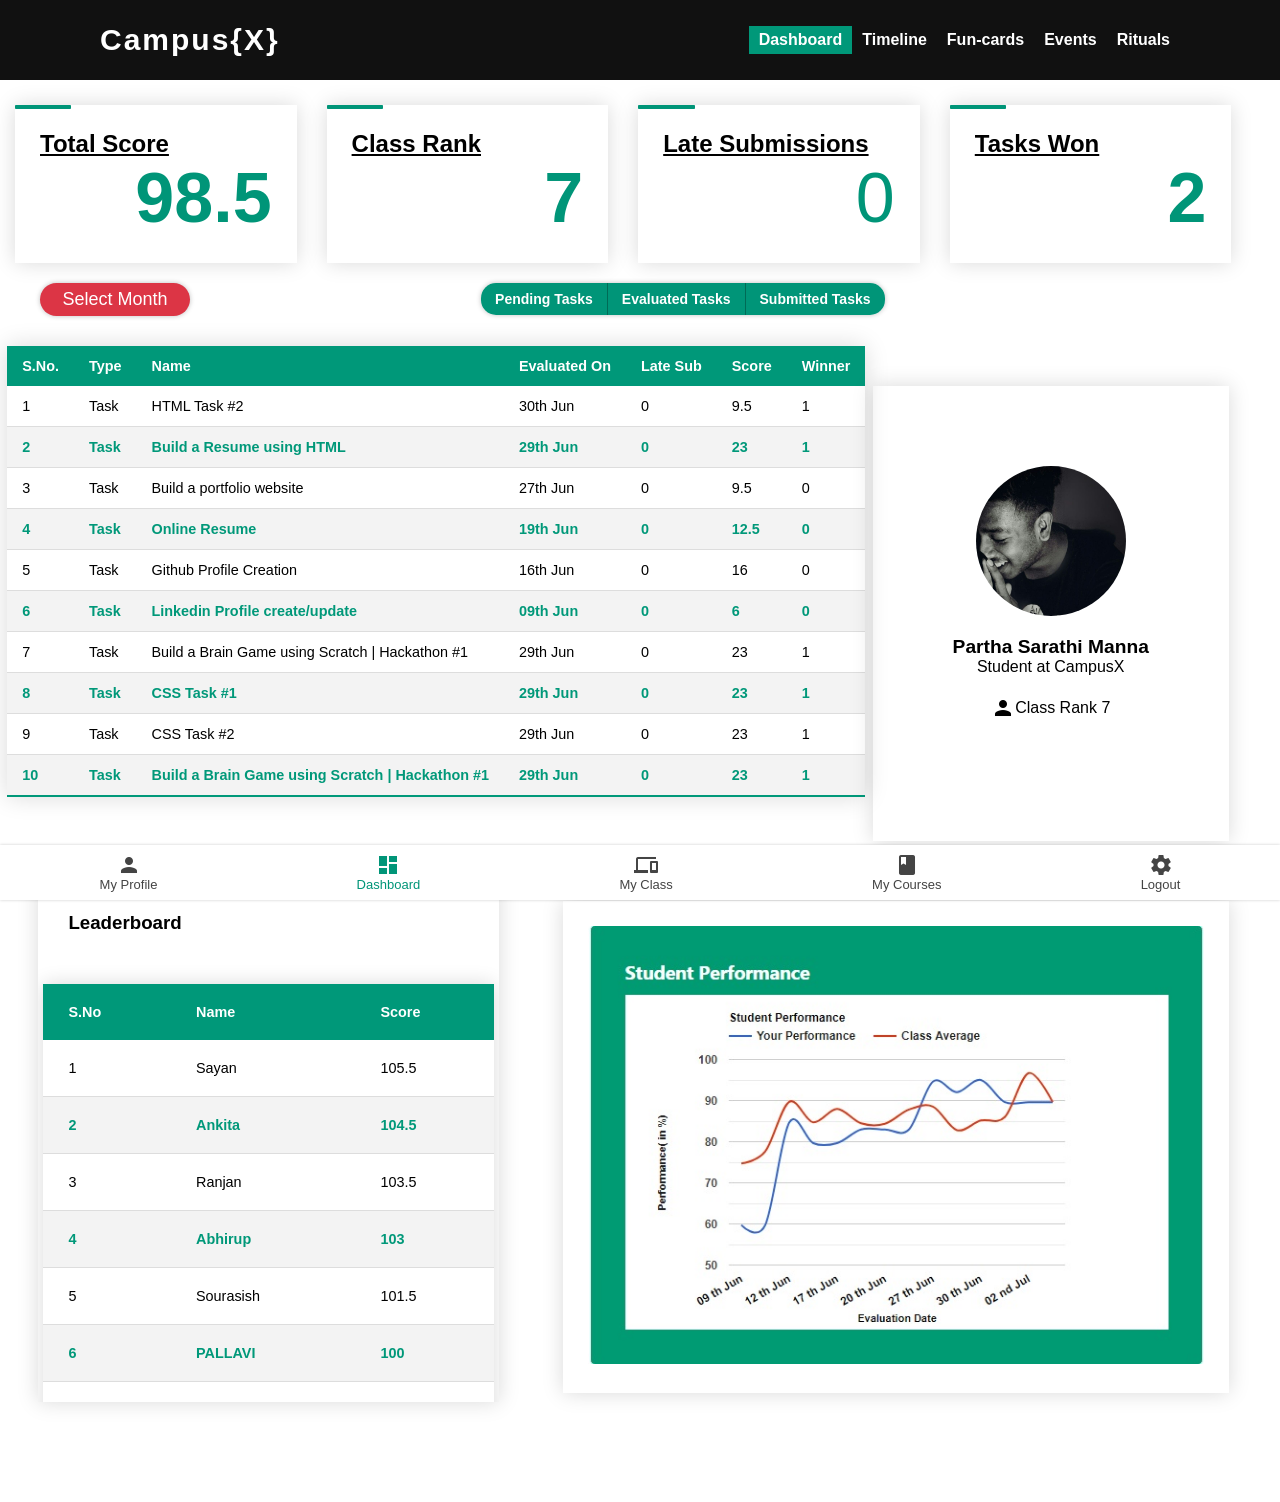
<file: index.html>
<!DOCTYPE html>
<html>
<head>

  <title>CampusX</title>
  
  <meta charset="utf-8">
  <meta name="description" content="Dashboard">
  <meta name="keywords" content="CampusX Dashboard">
  <meta name="author" content="Partha Sarathi Manna">
  <meta name="viewport" content="width=device-width,initial-scale=1.0">
</head>

  
  <link rel="stylesheet" type="text/css" href="style.css">
  <link rel="stylesheet" type="text/css" href="https://cdnjs.cloudflare.com/ajax/libs/font-awesome/5.13.1/css/all.min.css">
  <link href="https://fonts.googleapis.com/icon?family=Material+Icons"rel="stylesheet">
  <link href="https://fonts.googleapis.com/css2?family=Nunito&display=swap" rel="stylesheet">
<body>



<!--navigation bar-->
  <header id="header">
    <a href="#"class="logo">Campus{X}</a>
    
    <b><ul>
        <li><a href="#" class="active">Dashboard</a></li>
        <li><a href="#">Timeline</a></li>
        <li><a href="#">Fun-cards</a></li>
        <li><a href="#">Events</a></li>
        <li><a href="#">Rituals</a></li>
    </ul></b>   
  </header>
<!--end navigation bar-->


  <br><br><br><br><br>



<!--loading box-->

<div class="myDiv loading">
    <u><h2>Total Score</h2></u>
    <b><p>98.5</p></b>
  </div>

  <div class="myDiv loading">
    <u><h2>Class Rank</h2></u>
    <b><p>7</p></b>
  </div>

  <div class="myDiv loading">
    <u><h2>Late Submissions </h2></u>
    <b></b><p>0</p></b>
  </div>

  <div class="myDiv loading">
    <u><h2>Tasks Won</h2></u>
    <b><p>2</p></b>
  </div>
<!--end loading box-->


<br><br><br><br>


<!--Months-->
        <button class="button" style="vertical-align:middle">
          <span>Select Month</span>
        </button>
<!--End Months-->


<!--task option-->

<b>
<div class="radio">
  <input class="radio_input" type="radio" value="option1" name="myRadio" id="myRadio1">
  <label class="radio_label" for="myRadio1">Pending Tasks</label>
  <input class="radio_input" type="radio" value="option2" name="myRadio" id="myRadio2">
  <label class="radio_label" for="myRadio2">Evaluated Tasks</label>
  <input class="radio_input" type="radio" value="option3" name="myRadio" id="myRadio3">
  <label class="radio_label" for="myRadio3">Submitted Tasks</label>
  
</div>
</b>
<!-- end task option-->



<!-- Rank box-->
<div class="profile">
  <img src="me2.jpg" alt="Profile Image" class="profile_image">
  <div class="profile_name">Partha Sarathi Manna</div>
  <div class="profile_title">Student at CampusX</div>
  <div class="profile_detail">
  <i class="material-icons">person</i> Class Rank 7 </div>
</div>
<!-- Rank box-->



<!--Evaluated box-->

<center>

  <table class="content-table">
  <thead>
    <tr>
      <th>S.No.</th>
      <th>Type</th>
      <th>Name</th>
      <th>Evaluated On</th>
      <th>Late Sub</th>
      <th>Score</th>
      <th>Winner</th>
    </tr>
  </thead>
  <tbody>
    <tr>
      <td>1</td>
      <td>Task</td>
      <td>HTML Task #2</td>
      <td>30th Jun</td>
      <td>0</td>
      <td>9.5</td>
      <td>1</td>
    </tr>
    <tr class="active-row">
      <td>2</td>
      <td>Task</td>
      <td>Build a Resume using HTML</td>
      <td>29th Jun</td>
      <td>0</td>
      <td>23</td>
      <td>1</td>
    </tr>
    <tr>
     <td>3</td>
      <td>Task</td>
      <td>Build a portfolio website</td>
      <td>27th Jun</td>
      <td>0</td>
      <td>9.5</td>
      <td>0</td>
    </tr>
    <tr class="active-row">
      <td>4</td>
      <td>Task</td>
      <td>Online Resume</td>
      <td>19th Jun</td>
      <td>0</td>
      <td>12.5</td>
      <td>0</td>
    </tr>
    <tr>
     <td>5</td>
      <td>Task</td>
      <td>Github Profile Creation</td>
      <td>16th Jun</td>
      <td>0</td>
      <td>16</td>
      <td>0</td>
    </tr>
    <tr class="active-row">
      <td>6</td>
      <td>Task</td>
      <td>Linkedin Profile create/update</td>
      <td>09th Jun</td>
      <td>0</td>
      <td>6</td>
      <td>0</td>
    </tr>
    <tr>
     <td>7</td>
      <td>Task</td>
      <td>Build a Brain Game using Scratch | Hackathon #1</td>
      <td>29th Jun</td>
      <td>0</td>
      <td>23</td>
      <td>1</td>
    </tr>
    <tr class="active-row">
      <td>8</td>
      <td>Task</td>
      <td>CSS Task #1</td>
      <td>29th Jun</td>
      <td>0</td>
      <td>23</td>
      <td>1</td>
    </tr>
    <tr>
     <td>9</td>
      <td>Task</td>
      <td>CSS Task #2</td>
      <td>29th Jun</td>
      <td>0</td>
      <td>23</td>
      <td>1</td>
    </tr>
    <tr class="active-row">
      <td>10</td>
      <td>Task</td>
      <td>Build a Brain Game using Scratch | Hackathon #1</td>
      <td>29th Jun</td>
      <td>0</td>
      <td>23</td>
      <td>1</td>
    </tr>
  </tbody>
</table>
</center>
<!--end evaluated box-->









<!--Leaderboard -->
<div class="leaderboard">
  <div id="hfhfhf">
  <h3><b>Leaderboard</b></h3>
</div>
<table class="content-table2">
  <thead>
    <tr>
      <th>S.No</th>
      <th>Name</th>
      <th>Score</th>
    </tr>
  </thead>
  <tbody>
    <tr>
      <td>1</td>
      <td>Sayan</td>
      <td>105.5</td>
    </tr>
    <tr class="active-row">
      <td>2</td>
      <td>Ankita</td>
      <td>104.5</td>
     
    </tr>
    <tr>
      <td>3</td>
      <td>Ranjan</td>
      <td>103.5</td>
    </tr>
      <tr class="active-row">
      <td>4</td>
      <td>Abhirup</td>
      <td>103</td>
     
    </tr>
    <tr>
      <td>5</td>
      <td>Sourasish</td>
      <td>101.5</td>
    </tr>

      <tr class="active-row">
      <td>6</td>
      <td>PALLAVI</td>
      <td>100</td>
     
    </tr>
    <tr>
      <td>7</td>
      <td>Partha</td>
      <td>98.5</td>
    </tr>


      <tr class="active-row">
      <td>8</td>
      <td>Sebabrata</td>
      <td>97.5</td>
     
    </tr>
    <tr>
      <td>9</td>
      <td>Prithwish</td>
      <td>97.5</td>
    </tr>
     
       <tr class="active-row">
      <td>10</td>
      <td>Sagnik</td>
      <td>97</td>
    </tr>
  </tbody>
</table>
</div></div>

<!--End Leaderboard -->


<!--Student Performance-->

<center>

    <div class="StudentPerformance">
            <img src="4.jpg" alt="" style="width: 100%;">
        </div>
</center>
<!--End Student Performance-->



<!-- nav bar-->
<nav class="nav">
  <a href="#" class="nav__link"> 
    <i class="material-icons nav__icon">person</i>
    <span class="nav__text">My Profile</span>
  </a>
  <a href="#" class="nav__link nav__link--active">
    <i class="material-icons nav__icon">dashboard</i>
    <span class="nav__text">Dashboard</span>
  </a>
  <a href="#" class="nav__link">
    <i class="material-icons nav__icon">devices</i>
    <span class="nav__text">My Class</span>
  </a>
  <a href="#" class="nav__link">
    <i class="material-icons nav__icon">book</i>
    <span class="nav__text">My Courses</span>
  </a>
  <a href="#" class="nav__link">
    <i class="material-icons nav__icon">settings</i>
    <span class="nav__text">Logout</span>
  </a>
</nav>
<!--end-->



</body>
</html>
</file>
<file: style.css>
* 
{
	margin: 0;
	padding: 0;
	box-sizing: border-box;
	scroll-behavior: smooth;
	font-family:'Poppins', sans-serif;
}
/*navigation bar */

header
{
	position: fixed;
	width: 100%;
	height: 80px;
	padding: 0 100px;
	display: flex;
	justify-content: space-between;
	align-items: center;
	background: #111;
	z-index: 1000;
}
header .logo
{
	color: #fff;
	font-size: 30px ;
	text-decoration: none; 
	letter-spacing: 2px;
	font-weight: 700;
}
header ul
{
	position: relative;
	display: flex;
}

header ul li
{
	position: relative;
	list-style: none;
}
header ul li a 
{
	position: relative;
	padding: 5px 10px;
	color: #fff;
	display: inline-block;
	text-decoration: none;
	cursor: pointer;
}
header ul li a.active,
header ul li a:hover
{
	background: #009879;
}


/* end navigation bar */








/*loading box*/


.myDiv{

	margin: 15px;
	width: 22%;
	float: left;
	box-shadow: 0 0 20px rgba(0, 0, 0, 0.15);
	padding: 25px;
	font-family: 'Quicksand',sans-serif;


}
.loading{
	position: relative;
}
.loading ::after {
	content: "";
	position: absolute;
	top: 0;
	left: 0;
	height: 4px;
	width: 20%;
	background: #009578;
	border-radius: 10px;
	animation: loading 1.5s infinite ease-in-out;
}

	@keyframes loading {
		0% {left: 0%}
		25%{width: 30%}
		50% {
			left: 80%;
			width: 20%;}
		75%{width: 30%}	
		100%{left: 0%}
	}
	.myDiv p {
		text-align: right;
		color: #009578;
		font-size: 70px;
	}

/*end loading box*/



/*Months*/
.button {

  display: inline-block;
  border-radius: 36px;
  background-color: #dc3545;
  border: none;
  color: #FFFFFF;
  text-align: center;
  font-size: 18px;
  padding: 6px;
  width: 150px;
  transition: all 0.5s;
  cursor: pointer;
  margin: 5px;
  margin-left: 40px;
  box-shadow: 0 0 5px rgba(0,0,0,0.25);
  
}

.button span {
  cursor: pointer;
  display: inline-block;
  position: relative;
  transition: 0.5s;
}

.button span:after {
  content: '\00bb';
  position: absolute;
  opacity: 0;
  top: 0;
  right: -20px;
  transition: 0.5s;
}

.button:hover span {
  padding-right: 25px;
}

.button:hover span:after {
  opacity: 1;
  right: 0;
}


/* End Months*/





/*task option*/

.radio{

	display: inline-flex;
	overflow: hidden;
	border-radius: 15px;
	box-shadow: 0 0 5px rgba(0,0,0,0.25);


	margin-left: 22%;
}
.radio_input{
	display: none;
}
.radio_label{
	padding: 8px 14px;
	font-size: 14px;
	font-family: sans-serif;
	color: #ffffff;
	background: #009578;
	cursor: pointer;
	transition: background 0.1s;
}

.radio_label:not(:last-of-type){
	border-right: 1px solid #006B56;
}
.radio_input:checked + .radio_label{
	background: #006B56;
}

/*end task option*/

/* Rank box*/

.profile{

	float: right;
	font-family: 'Nunito' sans-serif;
	text-align: center;
	max-width: 600px;
	height: 455px;
	box-shadow: 0 0 20px rgba(0, 0, 0, 0.15);
	padding:80px;
	margin-right: 4%;
	margin-top: 65px;
}
 

 .profile_image{

 	width: 150px;
 	height: 150px;
 	object-fit: cover;
 	border-radius: 50%;
 	margin: 0 auto 20px auto;
 	display: block;
 }
.profile_name{
	font-size: 1.2em;
	font-weight: bold;
}
.profile_title{
	margin-bottom: 20px;
}
.profile_detail{
	display: flex;
	align-items: center;
	justify-content: center;
}

/* end Rank box*/




/*Evaluated box*/

.content-table {

	
	border-collapse: collapse;
	margin: 25px 0;
  	font-size: 0.9em;
  	min-width: 400px;
  	border-radius: 5px 5px 0 0;
  	overflow: scroll;
  	box-shadow: 0 0 25px rgba(0, 0, 0, 0.15);
}

.content-table thead tr {
  background-color: #009879;
  color: #ffffff;
  text-align: left;
  font-weight: bold;
}

.content-table th,
.content-table td {
  padding: 12px 15px;
}

.content-table tbody tr {
  border-bottom: 1px solid #dddddd;
}

.content-table tbody tr:nth-of-type(even) {
  background-color: #f3f3f3;
}

.content-table tbody tr:last-of-type {
  border-bottom: 2px solid #009879;
}

.content-table tbody tr.active-row {
  font-weight: bold;
  color: #009879;
}

/* end Evaluated box*/




/* StudentPerformance*/
.StudentPerformance
{	
	
	width: 52%;
	float: right;
	margin-right: 4%;
	box-shadow: 0 0 20px rgba(0, 0, 0, 0.15);
	padding: 25px;
	 margin-top: 60px;
	
}

/* end StudentPerformance*/



/*Leaderboard*/


#hfhfhf
{
  margin: auto;
  padding: 25px;
}
.leaderboard
{
  overflow-y: scroll;
  height: 520px;
  width: 36%;
  margin-left: 3%;
  padding: 5px;
  margin-bottom: 100px;
  float: left;
 margin-top: 60px;
  box-shadow: 0 0 20px rgba(0, 0, 0, 0.15);

}

.content-table2 {


border-collapse: collapse;
margin: 25px 0;
  font-size: 0.9em;
  width: 100%;
  border-radius: 5px 5px 0 0;
  overflow-y: scroll;
  box-shadow: 0 0 20px rgba(0, 0, 0, 0.15);
}

.content-table2 thead tr {
  background-color: #009879;
  color: #ffffff;
  text-align: left;
  font-weight: bold;
}

.content-table2 th,
.content-table2 td {
  padding: 20px 25px;
}

.content-table2 tbody tr {
  border-bottom: 1px solid #dddddd;
}

.content-table2 tbody tr:nth-of-type(even) {
  background-color: #f3f3f3;
}

.content-table2 tbody tr:last-of-type {
  border-bottom: 2px solid #009879;
}

.content-table2 tbody tr.active-row {
  font-weight: bold;
  color: #009879;
}

.content-table2 tbody td h4.active-row {
  color: #009879;
}
/* end Leaderboard/*
/* down nav*/

.nav {
    position: fixed;
    bottom: 0;
    width: 100%;
    height: 55px;
    box-shadow: 0 0 3px rgba(0, 0, 0, 0.2);
    background-color: #ffffff;
    display: flex;
    overflow-x: auto;
}

.nav__link {
    display: flex;
    flex-direction: column;
    align-items: center;
    justify-content: center;
    flex-grow: 1;
    min-width: 50px;
    overflow: hidden;
    white-space: nowrap;
    font-family: sans-serif;
    font-size: 13px;
    color: #444444;
    text-decoration: none;
    -webkit-tap-highlight-color: transparent;
    transition: background-color 0.1s ease-in-out;
}

.nav__link:hover {
    background-color: #eeeeee;
}

.nav__link--active {
    color: #009578;
}

.nav__icon {
    font-size: 18px;
}

/* end down nav*/
</file>
